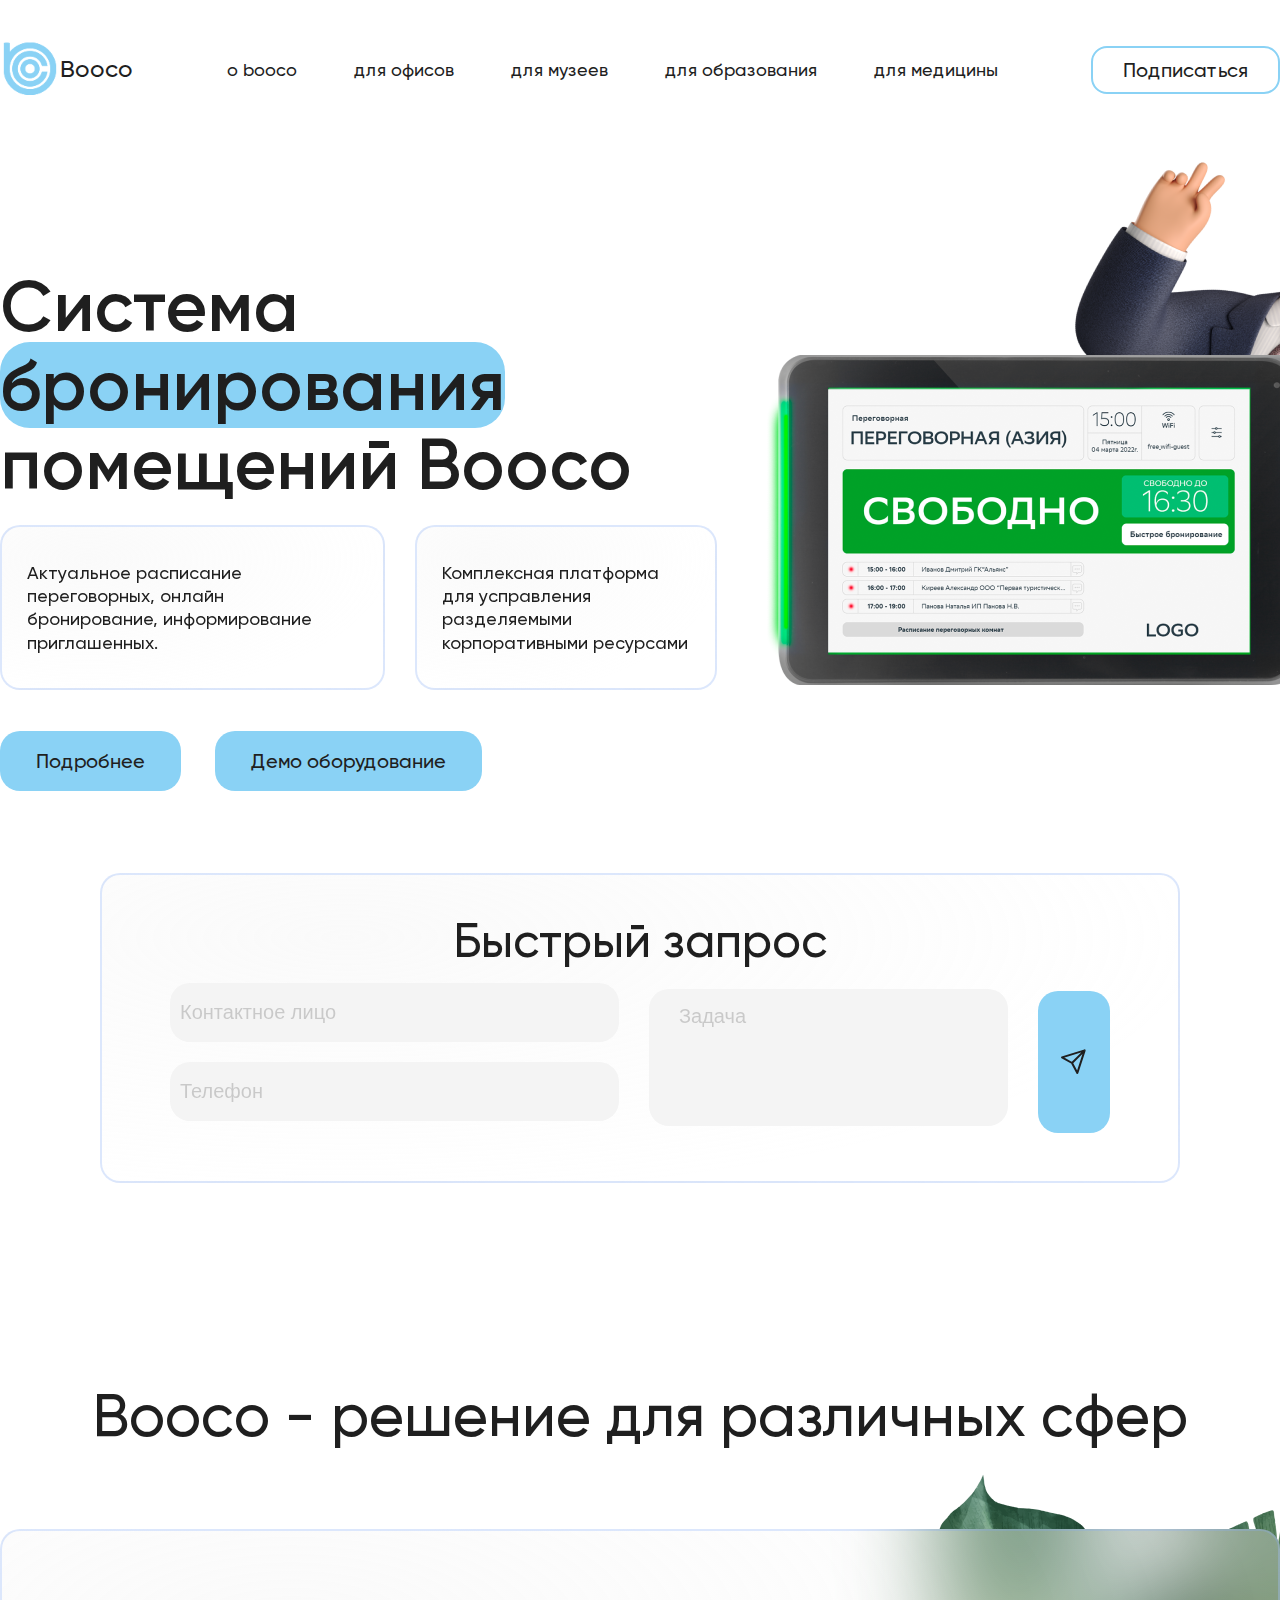
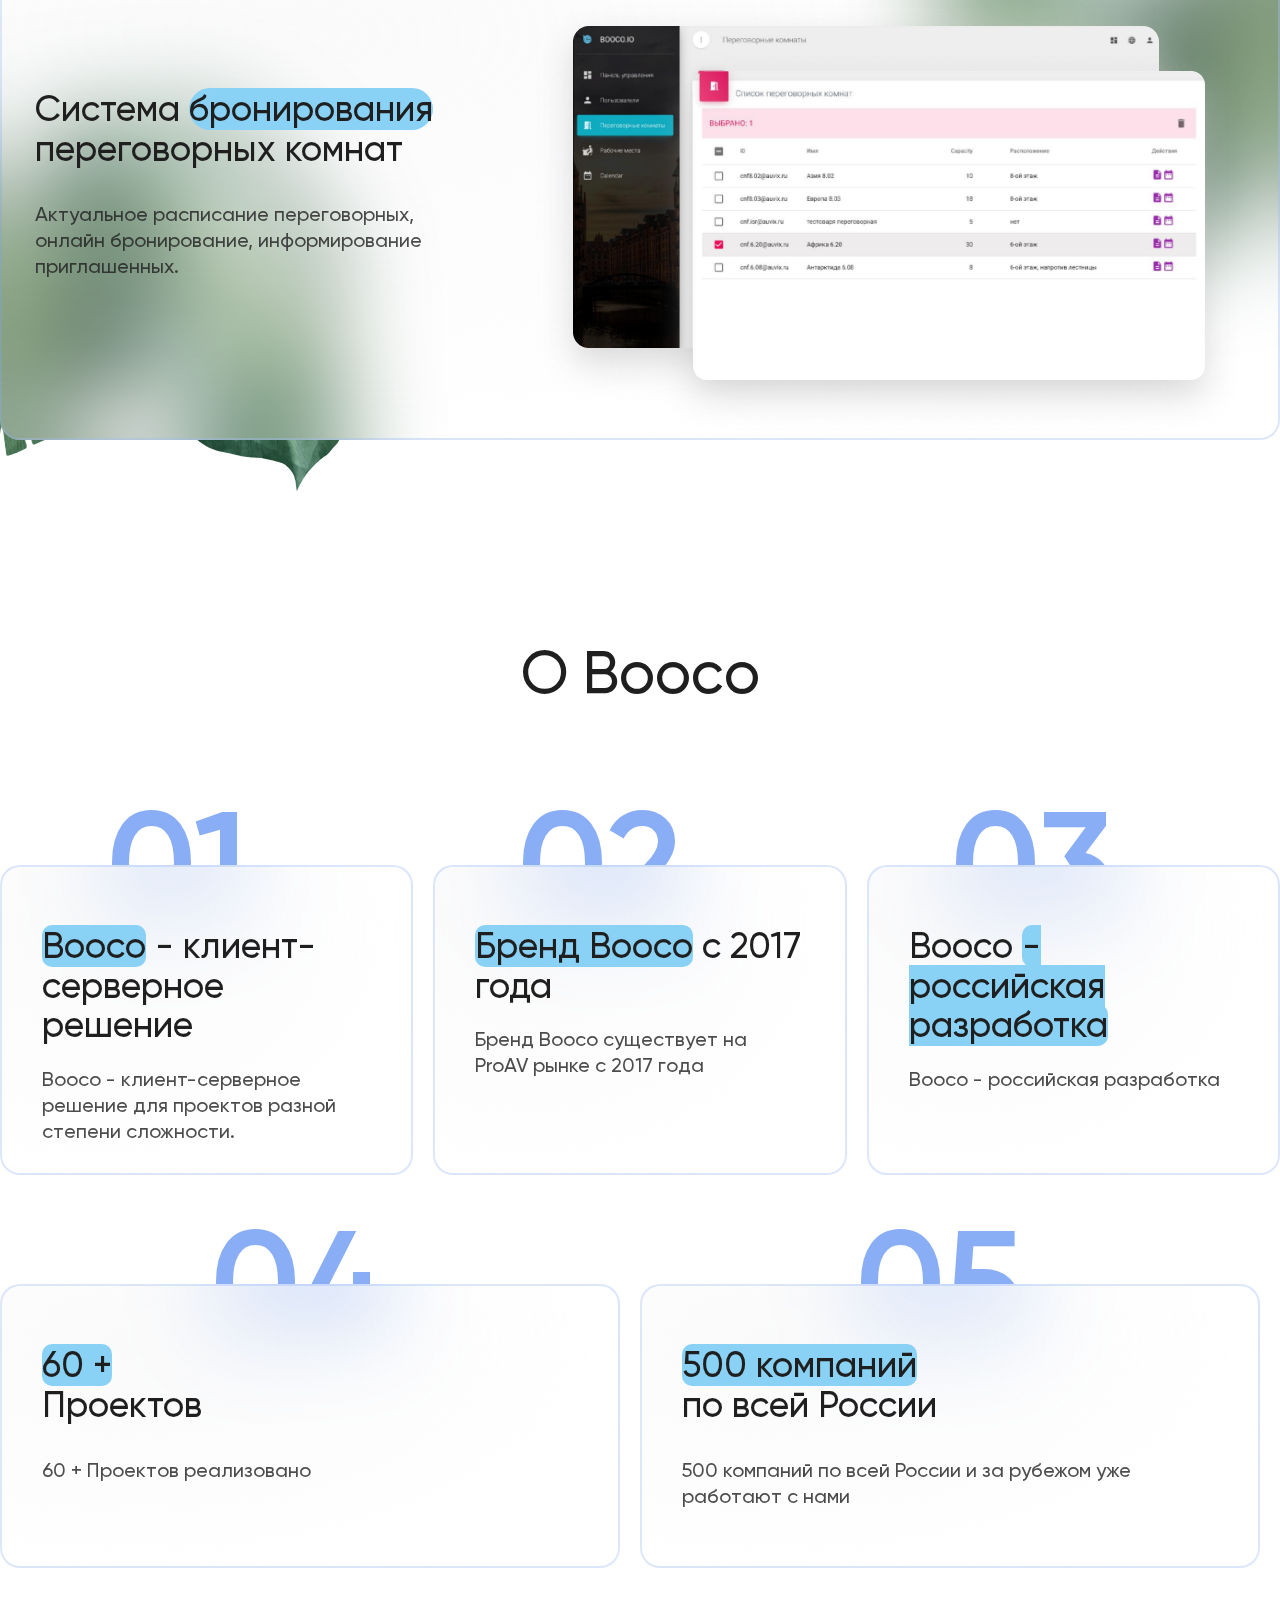
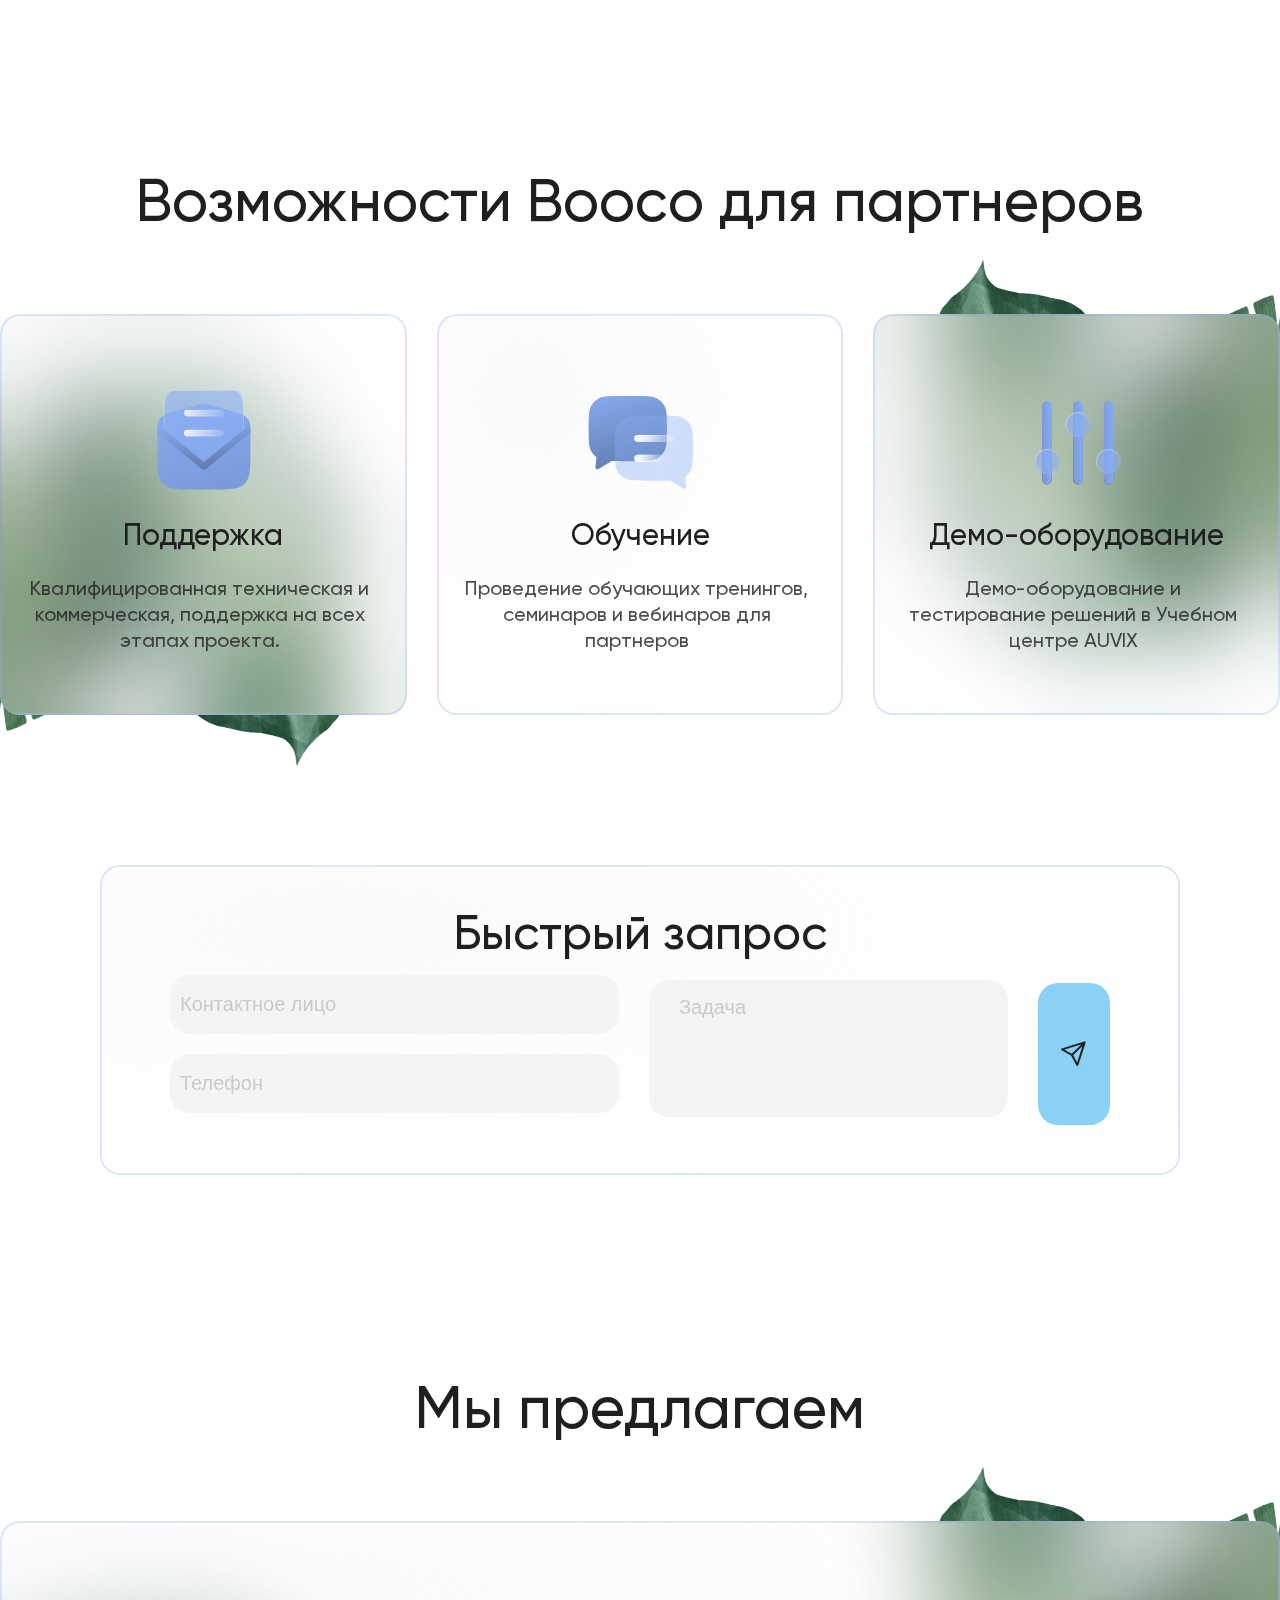
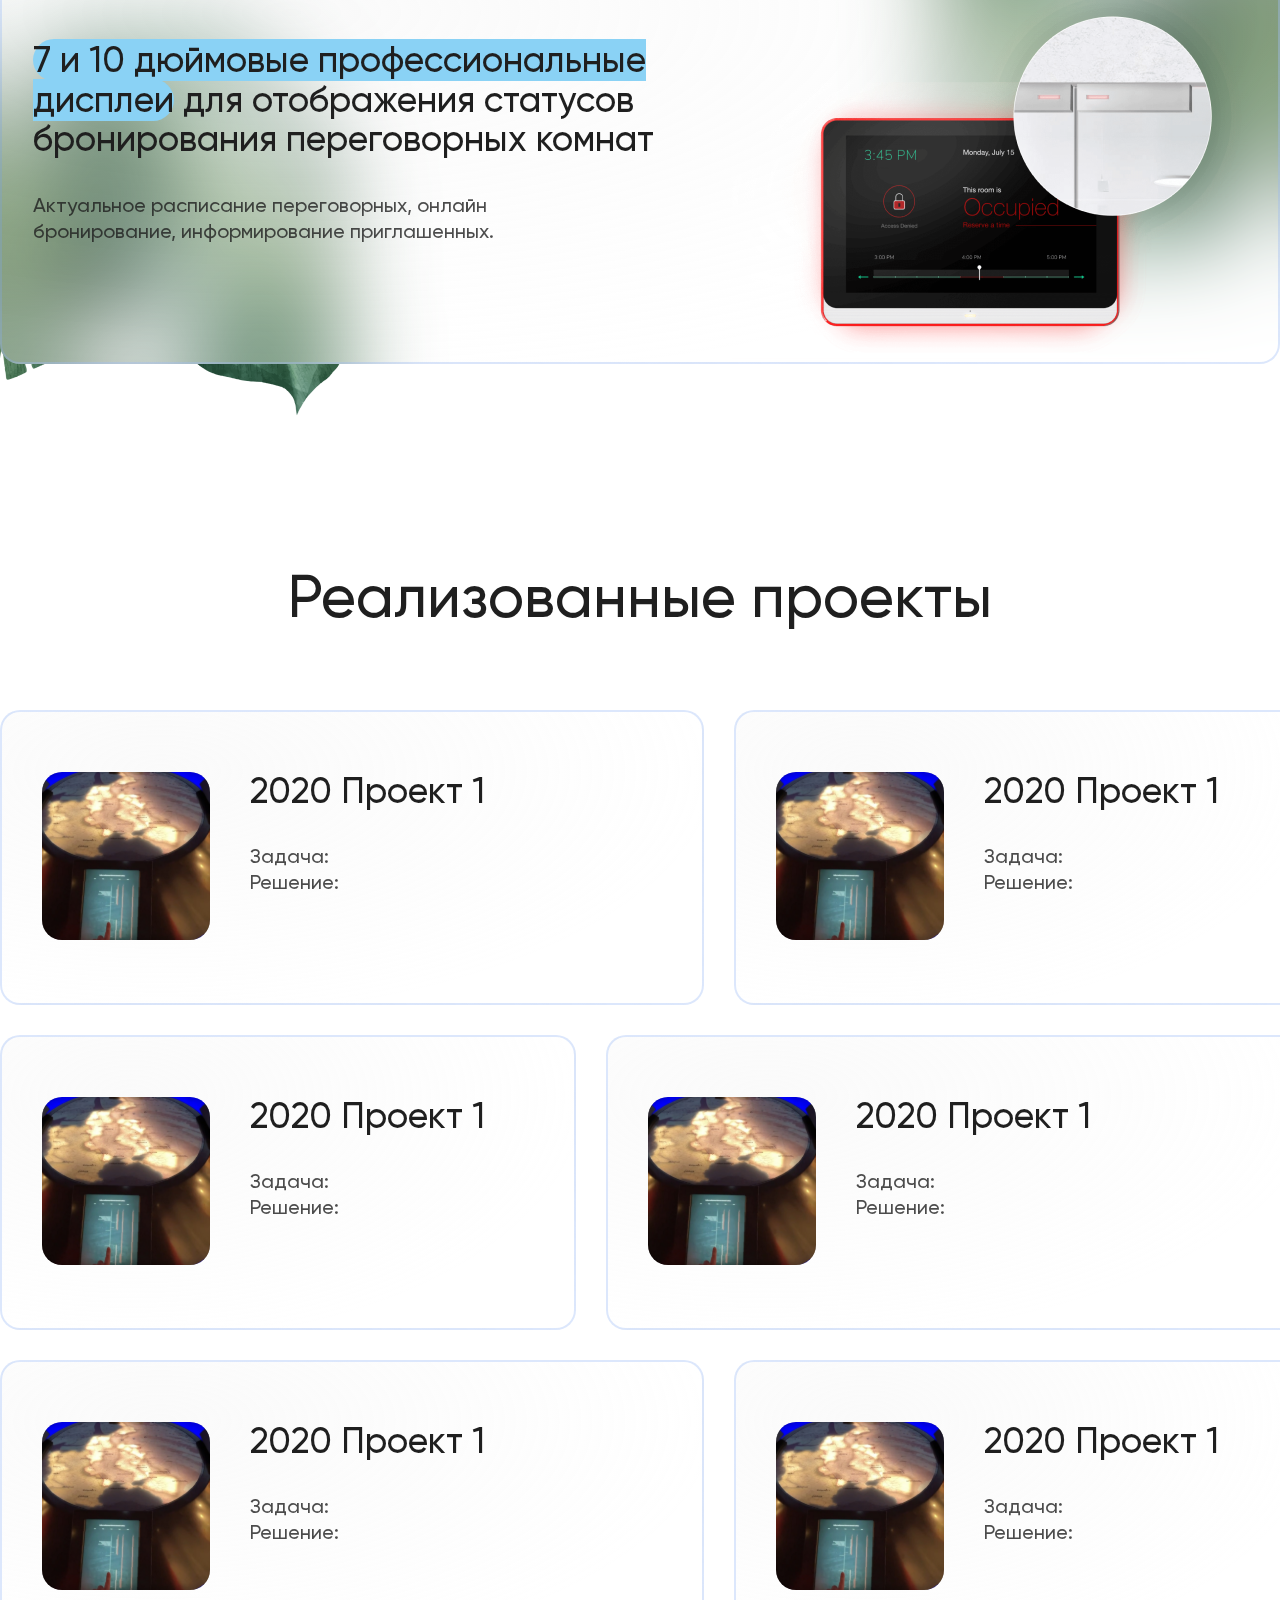
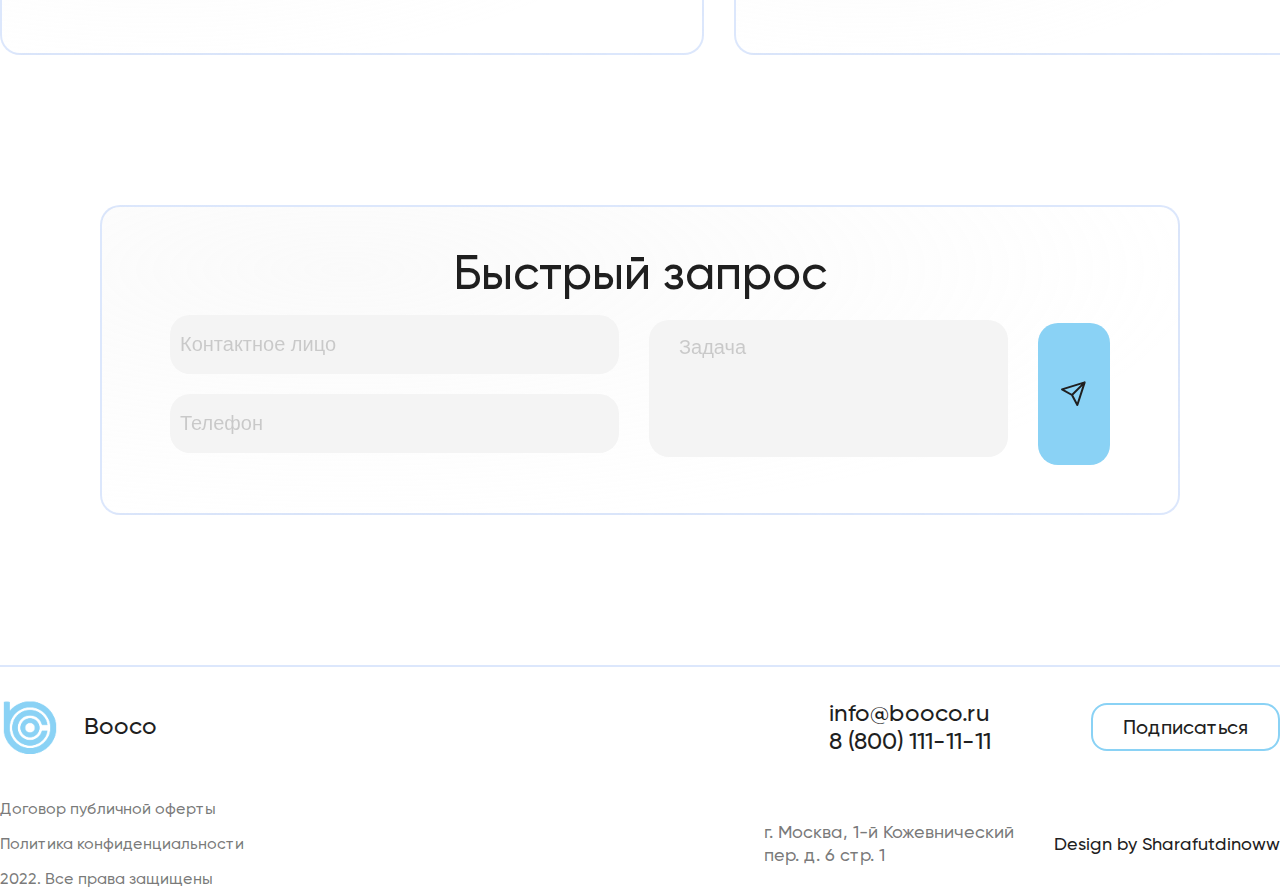
<file: index.html>
<!DOCTYPE html>
<html lang="en">
<head>
   <meta charset="UTF-8">
   <meta http-equiv="X-UA-Compatible" content="IE=edge">
   <meta name="viewport" content="width=device-width, initial-scale=1.0">
<link rel="stylesheet" href="./css/reset.css">
   <link rel="stylesheet" href="./css/style.css">

   <title>Document</title>
</head>
<body>
  <header class="header">
     <div class="wrapper">
        <div class="header_main">
           <div class="header_main-logo">
            <div class="header_main-logo-img"><img src="./img/svg/logo.svg" alt=""></div>
               <div class="header_main-logo-text">Booco</div>
           </div>
           <div class="header_main-link">
              <a href="#!">о booco</a>
              <a href="./ofiice.html">для офисов</a>
              <a href="/museum.html">для музеев</a>
              <a href="#!">для образования</a> 
              <a href="/hospital.html">для медицины</a>
              
           </div>
           <div class="header_main-btn">
              <a href="#!">Подписаться</a>
           </div>
        </div>
        <div class="header_down">
           <div class="header_down-text">
            <div class="header_down-text-chief">Система <span class="header_down-text-chief_span span_text">бронирования</span> 
            помещений Booco</div>
            <div class="header_down-text_column">
               <span>Актуальное расписание переговорных, онлайн бронирование, информирование приглашенных.</span>
               <span>Комплексная платформа для
               усправления разделяемыми
               корпоративными ресурсами</span>
            </div>
            <div class="header_down-text-btn">
               <a href="#!"> Подробнее</a>
            <a href="#!">Демо оборудование</a>
            </div>
           </div>
           <div class="header_down-img">
              <img src="./img/people.png" alt="">
           </div>
        </div>
     </div>
  </header>
  <div class="form">
     <div class="wrapper">
      <div class="form_title">
      Быстрый запрос
      </div>
      <div class="form_search">
      <div class="form_little">
         <form action="">
            <input type="search" placeholder="Контактное лицо">
            <input type="search" placeholder="Телефон">
         </form>
      </div>
      <div class="form_big">
         <form action="">
            <input type="search" placeholder="Задача">
         </form>
      </div>
      <div class="form_send">
         <button><img src="./img/svg/teleg.svg" alt=""></button>
         
      </div>
     </div>
   </div>
  </div>
  <div class="main_title_first main_title">
   Booco - решение для различных сфер
  </div>

  <div class="blur">
      <div class="wrapper">
      <div class="blur_main_glav">
         <div class="blur_main">
            <div class="blur_main-text">
               <div class="blur-main_text_chief">
                  Система <span class="span-text">бронирования</span> 
                  переговорных комнат

               </div>
               <div class="blur_main-text-more">
                  Актуальное расписание переговорных, онлайн бронирование, информирование приглашенных.
               </div>
            </div>
            <div class="blur_main-img"><img src="./img/blur/blur_main.png" alt=""></div>
         </div>
         </div>
      </div>
  </div>
  <div class="main_title-second main_title">О Booco</div>
  <div class="column">
     <div class="wrapper">
        <div class="column_items">
           <div class="column_items-number">
           <div class="column_item">
              <div class="column_item-title"> <span class="span_text">Booco</span> - клиент-серверное решение</div>
              <div class="column_item-text">Booco - клиент-серверное
            решение для проектов разной степени сложности.</div>
           </div>
         </div>
         <div class="column_items-number">
            <div class="column_item column_item-unique">
               <div class="column_item-title"> <span class="span_text">Бренд Booco</span>  
               с 2017 года</div>
               <div class="column_item-text">Бренд Booco существует на ProAV рынке с 2017 года</div>
            </div>
         </div>
         <div class="column_items-number">
            <div class="column_item">
               <div class="column_item-title">  Booco  <span class="span_text">- российская разработка</span> </div>
               <div class="column_item-text">Booco - российская разработка</div>
            </div>
         </div>
         
        </div>
        <div class="column_items-second">
         <div class=" column_items-number-2">
            <div class=" column_item-2">
               <div class="column_item-title"> <span class="span_text">60 +</span> 
              <div>Проектов</div> </div>
               <div class="column_item-text-2">60 + Проектов реализовано</div>
            </div>
         </div>
         <div class="column_items-number column_items-number-2">
            <div class=" column_item-2">
               <div class="column_item-title"> <span class="span_text">500 компаний</span>  
               <div>по всей России</div> </div>
               <div class="column_item-text-2">500 компаний по всей России и за рубежом
               уже работают с нами</div>
            </div>
         </div>
        </div>
     </div>
  </div>
  <div class="main_title-third main_title">Возможности Booco для партнеров</div>

  <div class="possibility">
     <div class="wrapper">
        <div class="possibility_items">
           <div class="possibility_item">
              <div class="possibility_item-img"><img src="./img/svg/possibility/Messages_1.svg" alt=""></div>
              <div class="possibility_item-title">Поддержка</div>
              <div class="possibility_item-more">Квалифицированная техническая и коммерческая, поддержка на всех этапах проекта.</div>
           </div>
         <div class="possibility_item">
            <div class="possibility_item-img"><img src="./img/svg/possibility/Messages_2.svg" alt=""></div>
            <div class="possibility_item-title">Обучение</div>
            <div class="possibility_item-more">Проведение обучающих тренингов, семинаров и вебинаров для партнеров
            </div>
         </div>
         <div class="possibility_item">
            <div class="possibility_item-img"><img src="./img/svg/possibility/Messages_3.svg" alt=""></div>
            <div class="possibility_item-title">Демо-оборудование</div>
            <div class="possibility_item-more">Демо-оборудование и тестирование решений в Учебном центре AUVIX
            </div>
         </div>
        </div>
     </div>
  </div>

   <div class="form">
      <div class="wrapper">
         <div class="form_title">
            Быстрый запрос
         </div>
         <div class="form_search">
            <div class="form_little">
               <form action="">
                  <input type="search" placeholder="Контактное лицо">
                  <input type="search" placeholder="Телефон">
               </form>
            </div>
            <div class="form_big">
               <form action="">
                  <input type="search" placeholder="Задача">
               </form>
            </div>
            <div class="form_send">
               <button><img src="./img/svg/teleg.svg" alt=""></button>
   
            </div>
         </div>
      </div>
   </div>

<div class="main_title">Мы предлагаем</div>

<div class="blur">
   <div class="wrapper">
      <div class="blur_main_glav">
         <div class="blur_main">
            <div class="blur_main-text">
               <div class=" blur-main_text_chief_2">
                   <span class="span-text">7 и 10 дюймовые профессиональные
                  дисплеи</span>
                  

                   для отображения статусов
                  бронирования переговорных комнат
               </div>
               <div class="blur_main-text-more_2">
                  Актуальное расписание переговорных, онлайн бронирование, информирование приглашенных.
               </div>
            </div>
            <div class="blur_main-img "><img src="./img/blur/blur_main_2.png" alt=""></div>
         </div>
      </div>
   </div>
</div>

      <div class="main_title">Реализованные проекты</div>

      <div class="project">
         <div class="wrapper">
            <div class="project_glav">
            <div class="project_items">
               <div class="project_item">
                  <div class="project_item-img">
                     <img src="./img/svg/project.svg" alt="">
                  </div>
                  <div class="project_item-text">
                     <div class="project_item-title">2020 Проект 1</div>
                     <div class="project_item-exercise">Задача:</div>
                     <div class="project_item-decide">Решение:</div>
                  </div>
               </div>
               <div class="project_item">
                  <div class="project_item-img">
                     <img src="./img/svg/project.svg" alt="">
                  </div>
                  <div class="project_item-text">
                     <div class="project_item-title">2020 Проект 1</div>
                     <div class="project_item-exercise">Задача:</div>
                     <div class="project_item-decide">Решение:</div>
                  </div>
               </div>
             
          
            </div>
            <div class="project_items-second">
               <div class="project_item ">
                  <div class="project_item-img">
                     <img src="./img/svg/project.svg" alt="">
                  </div>
                  <div class="project_item-text">
                     <div class="project_item-title">2020 Проект 1</div>
                     <div class="project_item-exercise">Задача:</div>
                     <div class="project_item-decide">Решение:</div>
                  </div>
               </div>


               <div class="project_item">
                  <div class="project_item-img">
                     <img src="./img/svg/project.svg" alt="">
                  </div>
                  <div class="project_item-text">
                     <div class="project_item-title">2020 Проект 1</div>
                     <div class="project_item-exercise">Задача:</div>
                     <div class="project_item-decide">Решение:</div>
                  </div>
               </div>
            </div>
            <div class="project_items-third">
               <div class="project_item">
                  <div class="project_item-img">
                     <img src="./img/svg/project.svg" alt="">
                  </div>
                  <div class="project_item-text">
                     <div class="project_item-title">2020 Проект 1</div>
                     <div class="project_item-exercise">Задача:</div>
                     <div class="project_item-decide">Решение:</div>
                  </div>
               </div>
               <div class="project_item">
                  <div class="project_item-img">
                     <img src="./img/svg/project.svg" alt="">
                  </div>
                  <div class="project_item-text">
                     <div class="project_item-title">2020 Проект 1</div>
                     <div class="project_item-exercise">Задача:</div>
                     <div class="project_item-decide">Решение:</div>
                  </div>
               </div>
            </div>
            </div>
         </div>
      </div>

      <div class="form">
         <div class="wrapper">
            <div class="form_title">
               Быстрый запрос
            </div>
            <div class="form_search">
               <div class="form_little">
                  <form action="">
                     <input type="search" placeholder="Контактное лицо">
                     <input type="search" placeholder="Телефон">
                  </form>
               </div>
               <div class="form_big">
                  <form action="">
                     <input type="search" placeholder="Задача">
                  </form>
               </div>
               <div class="form_send">
                  <button><img src="./img/svg/teleg.svg" alt=""></button>
      
               </div>
            </div>
         </div>
      </div>
     
      <footer class="footer">
         <div class="wrapper">
            <hr class="footer_hr">
            <div class="footer_top">
               <div class="footer_top-logo">
                  <img src="./img/svg/logo.svg" alt="">
                  <div class="footer_top-logo-text">Booco</div>
               </div>
               <div class="footer_top-text">
                  <div class="footer_top-cont">
                  <span>info@booco.ru</span>
                  <span>8 (800) 111-11-11</span>
</div>
<div class="footer_top-btn"><a href="#!">Подписаться</a> </div>
               </div>
               </div>
               <div class="footer_down">
                  <div class="footer_down-text">
                     <div class="footer_down-text_more">Договор публичной оферты</div>
                     <div class="footer_down-text_more">Политика конфиденциальности</div>
                     <div class="footer_down-text_more">2022. Все права защищены</div>
                  </div>
                  <div class="footer_down-mores">
                  <div class="footer_down-gps">
                    <span> г. Москва, 1-й Кожевнический</span>
                   <span>пер. д. 6 стр. 1</span>  
                  </div>
                  <div class="footer_down-design">Design by Sharafutdinoww</div>
                  </div>
            </div>
            </div>
         </div>
      </footer>
   <script src="/js/script.js"></script>
</body>
</html>
</file>
<file: css/style.css>
a {
  text-decoration: none;
}

@font-face {
  font-family: 'Gilroy';
  font-weight: 500;
  src: url("../fonts/gilroy-medium.eot");
  /* IE 9 Compatibility Mode */
  src: url("../fonts/gilroy-medium.eot?#iefix") format("embedded-opentype"), url("../fonts/gilroy-medium.woff2") format("woff2"), url("../fonts/gilroy-medium.woff") format("woff"), url("../fonts/gilroy-medium.ttf") format("truetype"), url("../fonts/gilroy-medium.svg#gilroy-medium") format("svg");
  /* Chrome < 4, Legacy iOS */
}
@font-face {
  font-family: 'Gilroy';
  font-weight: 600;
  src: url("../fonts/gilroy-semibold.eot");
  /* IE 9 Compatibility Mode */
  src: url("../fonts/gilroy-semibold.eot?#iefix") format("embedded-opentype"), url("../fonts/gilroy-semibold.woff2") format("woff2"), url("../fonts/gilroy-semibold.woff") format("woff"), url("../fonts/gilroy-semibold.ttf") format("truetype"), url("../fonts/gilroy-semibold.svg#gilroy-semibold") format("svg");
  /* Chrome < 4, Legacy iOS */
}
@font-face {
  font-family: 'Gilroy-Bold';
  font-weight: 700;
  src: url("../fonts/gilroy-bold.eot");
  /* IE 9 Compatibility Mode */
  src: url("../fonts/gilroy-bold.eot?#iefix") format("embedded-opentype"), url("../fonts/gilroy-bold.woff2") format("woff2"), url("../fonts/gilroy-bold.woff") format("woff"), url("../fonts/gilroy-bold.ttf") format("truetype"), url("../fonts/gilroy-bold.svg#gilroy-bold") format("svg");
  /* Chrome < 4, Legacy iOS */
}
body {
  font-family: 'Gilroy';
}

span .span_text {
  background: #8AD2F5;
  border-radius: 30px;
}

.main_title {
  font-weight: 500;
  font-size: 60px;
  line-height: 110%;
  margin-top: 200px;
  /* or 66px */
  text-align: center;
  margin-bottom: 80px;
  color: #1F1F1F;
}

.header {
  margin-top: 38px;
  border-radius: 40px;
}
.header_main {
  display: flex;
  justify-content: space-between;
  align-items: center;
  flex-wrap: wrap;
}
.header_main-logo {
  display: flex;
  align-items: center;
}
.header_main-logo-text {
  font-weight: 500;
  font-size: 24px;
  line-height: 29px;
  /* identical to box height */
  text-align: center;
  color: #1F1F1F;
}
.header_main-link a {
  transition: 0.3s;
  margin-right: 53px;
  font-weight: 500;
  font-size: 18px;
  line-height: 22px;
  /* identical to box height */
  color: #1F1F1F;
}
.header_main-link a:last-child {
  margin-right: 0;
}
.header_main-link a:hover {
  transition: 0.3s;
  padding-top: 1px;
  padding-right: 17px;
  padding-left: 17px;
  padding-bottom: 3px;
  background: #8AD2F5;
  border-radius: 10px;
}
.header_main-btn {
  cursor: pointer;
}
.header_main-btn a {
  font-size: 20px;
  line-height: 24px;
  text-align: center;
  color: #1F1F1F;
  border: 2px solid #8AD2F5;
  box-sizing: border-box;
  border-radius: 16px;
  padding-top: 10px;
  padding-bottom: 10px;
  padding-right: 30px;
  padding-left: 30px;
  transition: 0.3s;
}
.header_main-btn a:hover {
  transition: 0.3s;
  border: 2px solid #3a4a52;
  color: #23284e;
}
.header_down {
  display: flex;
  align-items: center;
  justify-content: space-between;
  margin-top: 166px;
  margin-bottom: 100px;
  position: relative;
}
.header_down-text_column {
  margin-top: 20px;
  display: flex;
  font-weight: 500;
  font-size: 18px;
  line-height: 130%;
  /* or 23px */
  color: #1F1F1F;
}
.header_down-text_column span:first-child {
  display: block;
  font-weight: 500;
  font-size: 18px;
  line-height: 130%;
  /* or 23px */
  color: #1F1F1F;
  background: radial-gradient(79.6% 85.23% at 22.68% 20.4%, rgba(231, 231, 231, 0.2) 0%, rgba(255, 255, 255, 0) 100%), rgba(255, 255, 255, 0.15);
  border: 2px solid rgba(138, 174, 245, 0.3);
  box-sizing: border-box;
  -webkit-backdrop-filter: blur(46px);
  backdrop-filter: blur(46px);
  /* Note: backdrop-filter has minimal browser support */
  max-width: 385px;
  border-radius: 20px;
  padding: 34px 25px;
  margin-right: 30px;
}
.header_down-text_column span:nth-child(2) {
  display: block;
  max-width: 302px;
  background: radial-gradient(79.6% 85.23% at 22.68% 20.4%, rgba(231, 231, 231, 0.2) 0%, rgba(255, 255, 255, 0) 100%), rgba(255, 255, 255, 0.15);
  border: 2px solid rgba(138, 174, 245, 0.3);
  box-sizing: border-box;
  -webkit-backdrop-filter: blur(46px);
  backdrop-filter: blur(46px);
  /* Note: backdrop-filter has minimal browser support */
  border-radius: 20px;
  padding: 34px 25px;
}
.header_down-text-chief {
  max-width: 816px;
  font-weight: 600;
  font-size: 72px;
  line-height: 110%;
  /* or 79px */
  color: #1F1F1F;
}
.header_down-text-chief span {
  background: #8AD2F5;
  border-radius: 30px;
}
.header_down-text-btn {
  margin-top: 60px;
}
.header_down-text-btn a {
  margin-right: 30px;
  font-weight: 500;
  font-size: 20px;
  line-height: 23px;
  /* identical to box height, or 115% */
  text-align: center;
  color: #1F1F1F;
  background: #8AD2F5;
  border-radius: 20px;
  padding: 18px 36px;
  transition: 0.3s;
}
.header_down-text-btn a:last-child {
  margin-right: 0;
}
.header_down-text-btn a:hover {
  transition: 0.3s;
  background: #58acd6;
}
.header_down-img {
  position: absolute;
  right: -250px;
  top: -200px;
}
.header_down-img::after {
  display: block;
  position: absolute;
  right: 0;
  top: 0;
  background: #8AAEF5;
  -webkit-filter: blur(400px);
  filter: blur(400px);
  border-radius: 40px;
}

.wrapper {
  max-width: 1400px;
  margin: 0 auto;
}

.form {
  max-width: 1080px;
  margin: 0 auto;
  background: radial-gradient(79.6% 85.23% at 22.68% 20.4%, rgba(231, 231, 231, 0.2) 0%, rgba(255, 255, 255, 0) 100%), rgba(255, 255, 255, 0.2);
  border: 2px solid rgba(138, 174, 245, 0.3);
  box-sizing: border-box;
  /* 2 */
  -webkit-backdrop-filter: blur(20px);
  backdrop-filter: blur(20px);
  /* Note: backdrop-filter has minimal browser support */
  border-radius: 20px;
  display: flex;
  justify-content: center;
}
.form_title {
  font-weight: 500;
  font-size: 48px;
  line-height: 110%;
  /* identical to box height, or 53px */
  text-align: center;
  color: #1F1F1F;
  padding-top: 40px;
}
.form_search {
  display: flex;
  align-items: center;
  margin-top: 15px;
  margin-bottom: 40px;
}
.form_little form {
  display: grid;
}
.form_little form input {
  font-size: 20px;
  background: #F4F4F4;
  border-radius: 20px;
  border: none;
  width: 449px;
  height: 59px;
  margin-bottom: 20px;
  padding-left: 10px;
}
.form_little form input::-webkit-input-placeholder {
  font-weight: 500;
  font-size: 20px;
  line-height: 23px;
  /* identical to box height, or 115% */
  color: rgba(31, 31, 31, 0.2);
}
.form_little form input::-moz-placeholder {
  font-weight: 500;
  font-size: 20px;
  line-height: 23px;
  /* identical to box height, or 115% */
  color: rgba(31, 31, 31, 0.2);
}
.form_little form input:-ms-input-placeholder {
  font-weight: 500;
  font-size: 20px;
  line-height: 23px;
  /* identical to box height, or 115% */
  color: rgba(31, 31, 31, 0.2);
}
.form_little form input::-ms-input-placeholder {
  font-weight: 500;
  font-size: 20px;
  line-height: 23px;
  /* identical to box height, or 115% */
  color: rgba(31, 31, 31, 0.2);
}
.form_little form input::placeholder {
  font-weight: 500;
  font-size: 20px;
  line-height: 23px;
  /* identical to box height, or 115% */
  color: rgba(31, 31, 31, 0.2);
}
.form_little form input:focus {
  outline: none;
}
.form_big input {
  background: #F4F4F4;
  border-radius: 20px;
  border: none;
  width: 359px;
  padding-bottom: 98px;
  padding-top: 16px;
  padding-left: 30px;
  margin-bottom: 10px;
  margin-left: 30px;
  font-size: 20px;
}
.form_big input::-webkit-input-placeholder {
  font-weight: 500;
  font-size: 20px;
  /* identical to box height, or 115% */
  color: rgba(31, 31, 31, 0.2);
}
.form_big input::-moz-placeholder {
  font-weight: 500;
  font-size: 20px;
  line-height: 23px;
  /* identical to box height, or 115% */
  color: rgba(31, 31, 31, 0.2);
}
.form_big input:-ms-input-placeholder {
  font-weight: 500;
  font-size: 20px;
  line-height: 23px;
  /* identical to box height, or 115% */
  color: rgba(31, 31, 31, 0.2);
}
.form_big input::-ms-input-placeholder {
  font-weight: 500;
  font-size: 20px;
  line-height: 23px;
  /* identical to box height, or 115% */
  color: rgba(31, 31, 31, 0.2);
}
.form_big input::placeholder {
  font-weight: 500;
  font-size: 20px;
  line-height: 23px;
  /* identical to box height, or 115% */
  color: rgba(31, 31, 31, 0.2);
}
.form_big input:focus {
  outline: none;
}
.form_send {
  margin-left: 30px;
}
.form_send button {
  cursor: pointer;
  background: #8AD2F5;
  border-radius: 20px;
  border: none;
}
.form_send button img {
  padding-top: 53px;
  padding-bottom: 52px;
  padding-left: 14px;
  padding-right: 14px;
}
.form_send button:focus {
  outline: none;
}
.form_send button:active {
  background: #25acf0;
}

.blur {
  z-index: 5;
}
.blur_main_glav {
  position: relative;
  z-index: 6;
}
.blur_main_glav:after {
  content: url("../img/blur/paper_right.png");
  z-index: -5;
  position: absolute;
  top: -60px;
  right: -94px;
}
.blur_main_glav:before {
  content: url("../img/blur/paper_left.png");
  z-index: -5;
  position: absolute;
  bottom: -60px;
  left: -94px;
}
.blur_main {
  display: flex;
  align-items: center;
  justify-content: center;
  background: radial-gradient(79.6% 85.23% at 22.68% 20.4%, rgba(231, 231, 231, 0.2) 0%, rgba(255, 255, 255, 0) 100%), rgba(255, 255, 255, 0.2);
  border: 2px solid rgba(138, 174, 245, 0.3);
  box-sizing: border-box;
  -webkit-backdrop-filter: blur(46px);
  backdrop-filter: blur(46px);
  /* Note: backdrop-filter has minimal browser support */
  border-radius: 20px;
}
.blur_main-text {
  margin-right: 64px;
}
.blur_main-text-more {
  font-weight: 500;
  font-size: 20px;
  line-height: 130%;
  /* or 26px */
  width: 434px;
  color: rgba(31, 31, 31, 0.8);
}
.blur .blur-main_text_chief {
  font-weight: 500;
  font-size: 36px;
  line-height: 110%;
  /* or 40px */
  width: 408px;
  margin-bottom: 32px;
  color: #1F1F1F;
}
.blur .blur-main_text_chief span {
  background: #8AD2F5;
  border-radius: 30px;
}
.blur_main-img {
  margin-top: 70px;
}

.main_title-second {
  margin-top: 200px;
}

.column {
  margin-top: 159px;
}
.column_items {
  display: grid;
  grid-template-columns: 1fr 1fr 1fr;
  grid-column-gap: 20px;
}
.column_item {
  height: 310px;
  padding: 60px 40px;
  background: radial-gradient(79.6% 85.23% at 22.68% 20.4%, rgba(231, 231, 231, 0.2) 0%, rgba(255, 255, 255, 0) 100%), rgba(255, 255, 255, 0.2);
  border: 2px solid rgba(138, 174, 245, 0.3);
  box-sizing: border-box;
  -webkit-backdrop-filter: blur(46px);
  backdrop-filter: blur(46px);
  /* Note: backdrop-filter has minimal browser support */
  border-radius: 20px;
}
.column_item-title {
  font-weight: 500;
  font-size: 36px;
  line-height: 110%;
  /* or 40px */
  color: #1F1F1F;
}
.column_item-title span {
  background: #8AD2F5;
  border-radius: 10px;
}
.column_item-text {
  margin-top: 20px;
  font-weight: 500;
  font-size: 20px;
  line-height: 130%;
  /* or 26px */
  color: rgba(31, 31, 31, 0.8);
}

.column_items-number {
  position: relative;
}
.column_items-number:nth-child(1)::after {
  content: '01';
  position: absolute;
  top: -80px;
  right: 40%;
  font-weight: 700;
  font-size: 144px;
  line-height: 110%;
  /* or 158px */
  z-index: -5;
  color: #8AAEF5;
}
.column_items-number:nth-child(2)::after {
  content: '02';
  position: absolute;
  top: -80px;
  right: 40%;
  font-weight: 700;
  font-size: 144px;
  line-height: 110%;
  /* or 158px */
  z-index: -5;
  color: #8AAEF5;
}
.column_items-number:nth-child(3)::after {
  content: '03';
  position: absolute;
  top: -80px;
  right: 40%;
  font-weight: 700;
  font-size: 144px;
  line-height: 110%;
  /* or 158px */
  z-index: -5;
  color: #8AAEF5;
}
.column_items-number:nth-child(4)::after {
  content: '04';
  position: absolute;
  top: -80px;
  right: 40%;
  font-weight: 700;
  font-size: 144px;
  line-height: 110%;
  /* or 158px */
  z-index: -5;
  color: #8AAEF5;
}
.column_items-number:nth-child(5)::after {
  content: '05';
  position: absolute;
  top: -80px;
  right: 50%;
  font-weight: 700;
  font-size: 144px;
  line-height: 110%;
  /* or 158px */
  z-index: -5;
  color: #8AAEF5;
}

.column_item-2 {
  height: 284px;
  padding: 60px 40px;
  background: radial-gradient(79.6% 85.23% at 22.68% 20.4%, rgba(231, 231, 231, 0.2) 0%, rgba(255, 255, 255, 0) 100%), rgba(255, 255, 255, 0.2);
  border: 2px solid rgba(138, 174, 245, 0.3);
  box-sizing: border-box;
  -webkit-backdrop-filter: blur(46px);
  backdrop-filter: blur(46px);
  /* Note: backdrop-filter has minimal browser support */
  border-radius: 20px;
  margin-right: 20px;
}

.column_item-text-2 {
  margin-top: 32px;
  font-weight: 500;
  font-size: 20px;
  line-height: 130%;
  /* identical to box height, or 26px */
  color: rgba(31, 31, 31, 0.8);
}

.column_items-second {
  display: grid;
  grid-template-columns: 1fr 1fr;
  margin-top: 109px;
}

.column_items-number-2 {
  position: relative;
}
.column_items-number-2:nth-child(1)::after {
  content: '04';
  position: absolute;
  top: -80px;
  right: 40%;
  font-weight: 700;
  font-size: 144px;
  line-height: 110%;
  /* or 158px */
  z-index: -5;
  color: #8AAEF5;
}
.column_items-number-2:nth-child(2)::after {
  content: '05';
  position: absolute;
  top: -80px;
  right: 40%;
  font-weight: 700;
  font-size: 144px;
  line-height: 110%;
  /* or 158px */
  z-index: -5;
  color: #8AAEF5;
}

.possibility {
  margin-bottom: 150px;
}
.possibility_items {
  display: flex;
  position: relative;
}
.possibility_items:after {
  content: url("../img/blur/paper_right.png");
  z-index: -5;
  position: absolute;
  top: -60px;
  right: -94px;
}
.possibility_items:before {
  content: url("../img/blur/paper_left.png");
  z-index: -5;
  position: absolute;
  bottom: -60px;
  left: -94px;
}
.possibility_item {
  padding-bottom: 60px;
  flex-basis: 32.333%;
  background: radial-gradient(79.6% 85.23% at 22.68% 20.4%, rgba(231, 231, 231, 0.2) 0%, rgba(255, 255, 255, 0) 100%), rgba(255, 255, 255, 0.2);
  border: 2px solid rgba(138, 174, 245, 0.3);
  box-sizing: border-box;
  -webkit-backdrop-filter: blur(46px);
  backdrop-filter: blur(46px);
  /* Note: backdrop-filter has minimal browser support */
  text-align: center;
  border-radius: 20px;
  margin-right: 30px;
}
.possibility_item:last-child {
  margin-right: 0;
}
.possibility_item-img {
  margin-top: 53px;
}
.possibility_item-title {
  font-weight: 500;
  font-size: 30px;
  line-height: 110%;
  /* identical to box height, or 33px */
  color: #1F1F1F;
}
.possibility_item-more {
  font-weight: 500;
  font-size: 20px;
  line-height: 130%;
  /* or 26px */
  padding: 24px 31px 0 24px;
  color: rgba(31, 31, 31, 0.8);
}

.blur-main_text_chief_2 {
  font-weight: 500;
  font-size: 36px;
  line-height: 110%;
  margin-bottom: 32px;
  color: #1F1F1F;
  width: 635px;
}
.blur-main_text_chief_2 span {
  background: #8AD2F5;
  border-radius: 30px;
}

.blur_main-text-more_2 {
  width: 479px;
  font-weight: 400;
  font-size: 20px;
  line-height: 130%;
  /* or 26px */
  color: rgba(31, 31, 31, 0.8);
}

.project {
  margin-bottom: 120px;
}
.project_items {
  display: grid;
  grid-template-columns: 55% 45%;
  grid-column-gap: 30px;
}
.project_item {
  display: flex;
  background: radial-gradient(79.6% 85.23% at 22.68% 20.4%, rgba(231, 231, 231, 0.2) 0%, rgba(255, 255, 255, 0) 100%), rgba(255, 255, 255, 0.2);
  border: 2px solid rgba(138, 174, 245, 0.3);
  box-sizing: border-box;
  -webkit-backdrop-filter: blur(46px);
  backdrop-filter: blur(46px);
  /* Note: backdrop-filter has minimal browser support */
  padding-left: 40px;
  padding-top: 60px;
  padding-bottom: 60px;
  margin-bottom: 30px;
  border-radius: 20px;
}
.project_item-img {
  margin-right: 40px;
}
.project_item-text {
  font-size: 20px;
  line-height: 130%;
  /* identical to box height, or 26px */
  color: rgba(31, 31, 31, 0.8);
}
.project_item-title {
  padding-bottom: 32px;
  font-weight: 400;
  font-size: 36px;
  line-height: 110%;
  /* identical to box height, or 40px */
  color: #1F1F1F;
}

.project_items-second {
  display: grid;
  grid-template-columns: 45% 55%;
  grid-column-gap: 30px;
}

.project_items-third {
  display: grid;
  grid-template-columns: 55% 45%;
  grid-column-gap: 30px;
}

.footer {
  margin-top: 150px;
}
.footer_hr {
  margin-bottom: 30px;
  border: 1px solid rgba(138, 174, 245, 0.3);
}
.footer_top {
  display: flex;
  justify-content: space-between;
  align-items: center;
}
.footer_top-logo {
  display: flex;
  align-items: center;
}
.footer_top-logo-text {
  padding-left: 24px;
  font-weight: 500;
  font-size: 24px;
  line-height: 29px;
  /* identical to box height */
  text-align: center;
  color: #1F1F1F;
}
.footer_top-text {
  display: flex;
  align-items: center;
}
.footer_top-cont {
  display: grid;
  font-weight: 400;
  font-size: 24px;
  line-height: 28px;
  padding-right: 100px;
  color: #1F1F1F;
}
.footer_top-btn {
  cursor: pointer;
}
.footer_top-btn a {
  font-size: 20px;
  line-height: 24px;
  text-align: center;
  color: #1F1F1F;
  border: 2px solid #8AD2F5;
  box-sizing: border-box;
  border-radius: 16px;
  padding-top: 10px;
  padding-bottom: 10px;
  padding-right: 30px;
  padding-left: 30px;
  transition: 0.3s;
}
.footer_top-btn a:hover {
  transition: 0.3s;
  border: 2px solid #3a4a52;
  color: #23284e;
}
.footer_down {
  margin-top: 40px;
  display: flex;
  align-items: center;
  justify-content: space-between;
}
.footer_down-mores {
  display: flex;
  align-items: center;
}
.footer_down-gps {
  display: grid;
  font-weight: 400;
  font-size: 18px;
  line-height: 23px;
  /* or 128% */
  color: rgba(31, 31, 31, 0.6);
  padding-right: 40px;
}
.footer_down-design {
  font-weight: 400;
  font-size: 18px;
  line-height: 23px;
  /* identical to box height, or 128% */
  color: #1F1F1F;
}

.footer_down-text_more {
  font-weight: 400;
  font-size: 16px;
  line-height: 23px;
  /* identical to box height, or 144% */
  color: rgba(31, 31, 31, 0.6);
  padding-bottom: 12px;
}
.footer_down-text_more:last-child {
  padding-bottom: 0;
}
</file>
